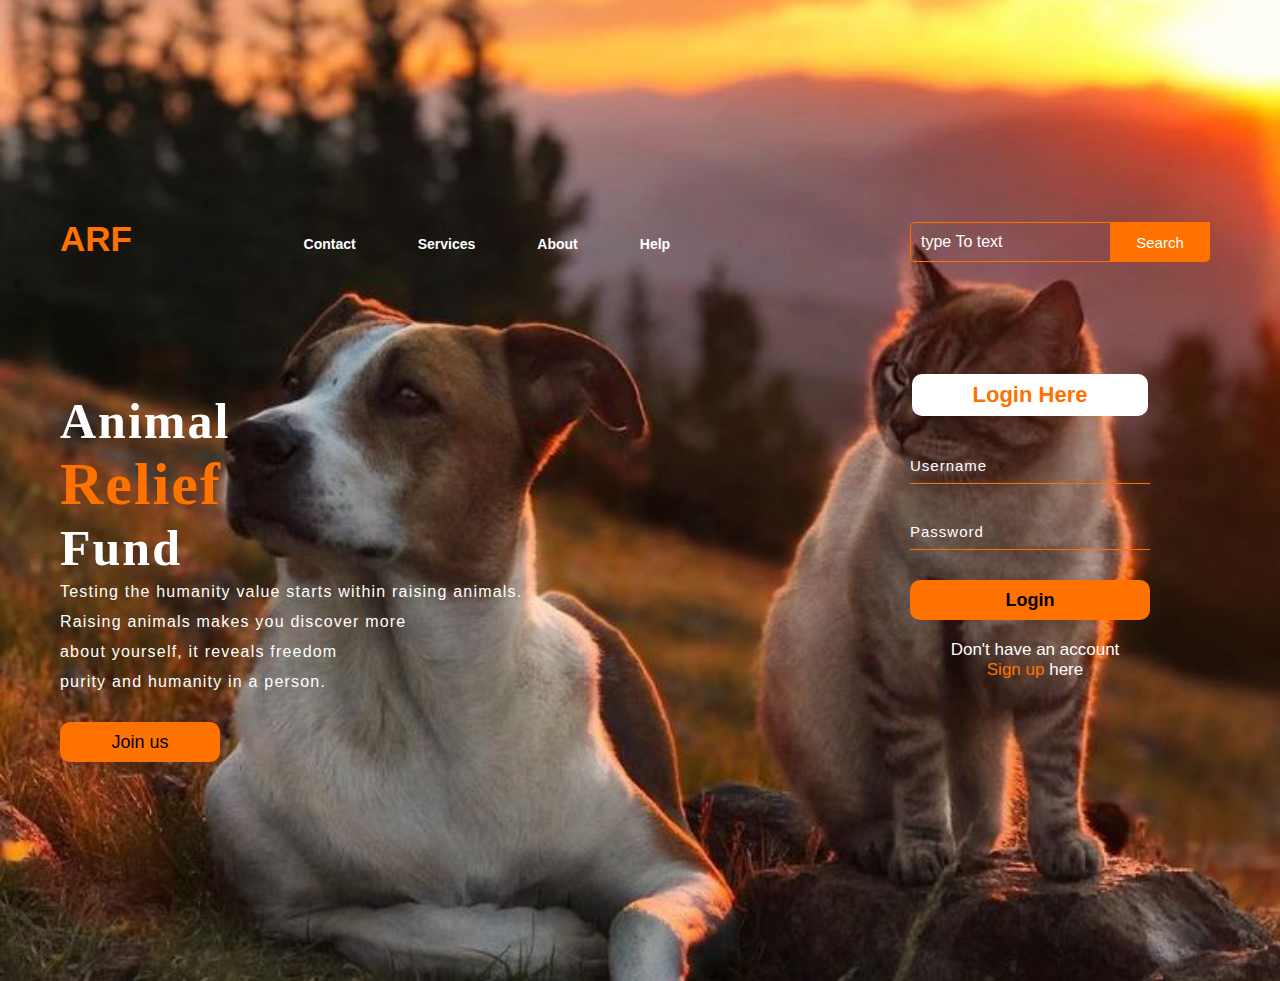
<file: index.html>
<!DOCTYPE html>
<html lang="en">
<head>
    <meta charset="UTF-8">
    <meta http-equiv="X-UA-Compatible" content="IE=edge">
    <meta name="viewport" content="width=device-width, initial-scale=1.0">
    <title>Animal Relief Fund</title>
    <!-- custom css file link -->
    <link rel="stylesheet" href="main.css">
</head>
<body>
  
<div class="main">
    
    <div class="navbar">
        <div class="icon">
            <h2 class="logo">ARF</h2>
        </div>
        <div class="menu">
            <ul>
                <li><a href="contact.html">Contact</a></li>
                <li><a href="#">Services</a></li>
                <li><a href="aboutUs.html">About</a></li>
                <li><a href="#">Help</a></li>
                
                
            </ul>
        </div>
        <div class="search">
            <input class="srch" type="search" name="" placeholder="type To text">
            <a href="#"><button class="btn">Search</button></a>
            
        </div>
        
    </div>
    <div class="content">
        <h1>Animal<br><span>Relief</span><br>Fund</h1>
        <p class="par">Testing the humanity value starts within raising animals.<br>Raising animals makes you discover more<br> about yourself, it reveals freedom<br> purity and humanity in a person.</p>
           
        <button class="cn"><a href="#">Join us</a></button>

        <div class="form"> 
            <form onsubmit="loginFunc()"></form>
            <h2>Login Here</h2>
            <input type="text" id="username" name="username" placeholder="Username">
            <input type="password" id="password" name="" placeholder="Password">
            <button class="btnn"><a href="">Login</a></button>

            <p class="link" id="link">Don't have an account<br>
            <a href="signup.html">Sign up </a> here</a></p>
            

        </div>
    </div>
</div>




<script src="main.js" ></script>

</body>
</html>
</file>
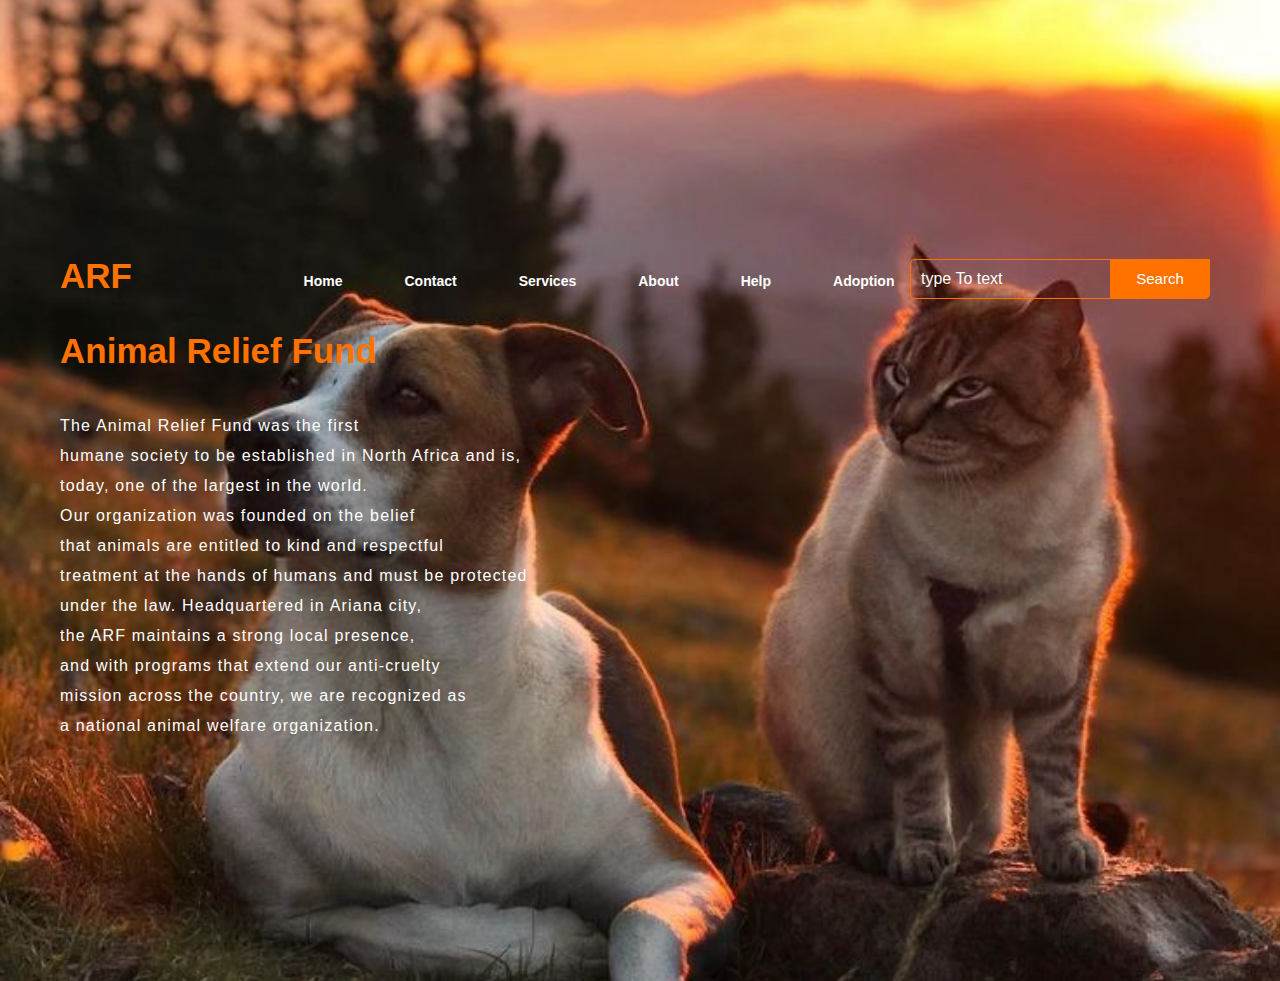
<file: aboutUs.html>
<!DOCTYPE html>
<html lang="en">

<head>
    <meta charset="UTF-8">
    <meta http-equiv="X-UA-Compatible" content="IE=edge">
    <meta name="viewport" content="width=device-width, initial-scale=1.0">
    <title>Document</title>
    <!-- custom css file link -->
    <link rel="stylesheet" href="main.css">
</head>

<body>
    <div class="main">
        <div class="navbar">
            <div class="icon">
                <h2 class="logo">ARF</h2>
            </div>
            <div class="menu">
                <ul>
                    <li><a href="index.html">Home</a></li>
                    <li><a href="contact.html">Contact</a></li>
                    <li><a href="#">Services</a></li>
                    <li><a href="aboutUs.html">About</a></li>
                    <li><a href="#">Help</a></li>
                    <li><a href="Adoption.html">Adoption</a></li>

                </ul>
            </div>
            <div class="search">
                <input class="srch" type="search" name="" placeholder="type To text">
                <a href="#"><button class="btn">Search</button></a>
            </div>
            

        </div>
        <div class="content">
            <h2 class="logo">Animal Relief Fund</h2><br><br><br><br><br>
            <p class="par1">The Animal Relief Fund was the first <br>humane society to be established in North Africa and is,<br> today, one of the largest in the world.<br>
                Our organization was founded on the belief<br> that animals are entitled to kind and respectful <br>treatment at the hands of humans and must be protected <br>under the law. Headquartered in Ariana city,<br> the ARF maintains a strong local presence, <br>and with programs that extend our anti-cruelty <br>mission across the country, we are recognized as<br> a national animal welfare organization. 
        </div>

    </div>
    <script src="main.js" ></script>

</body>

</html>
</file>
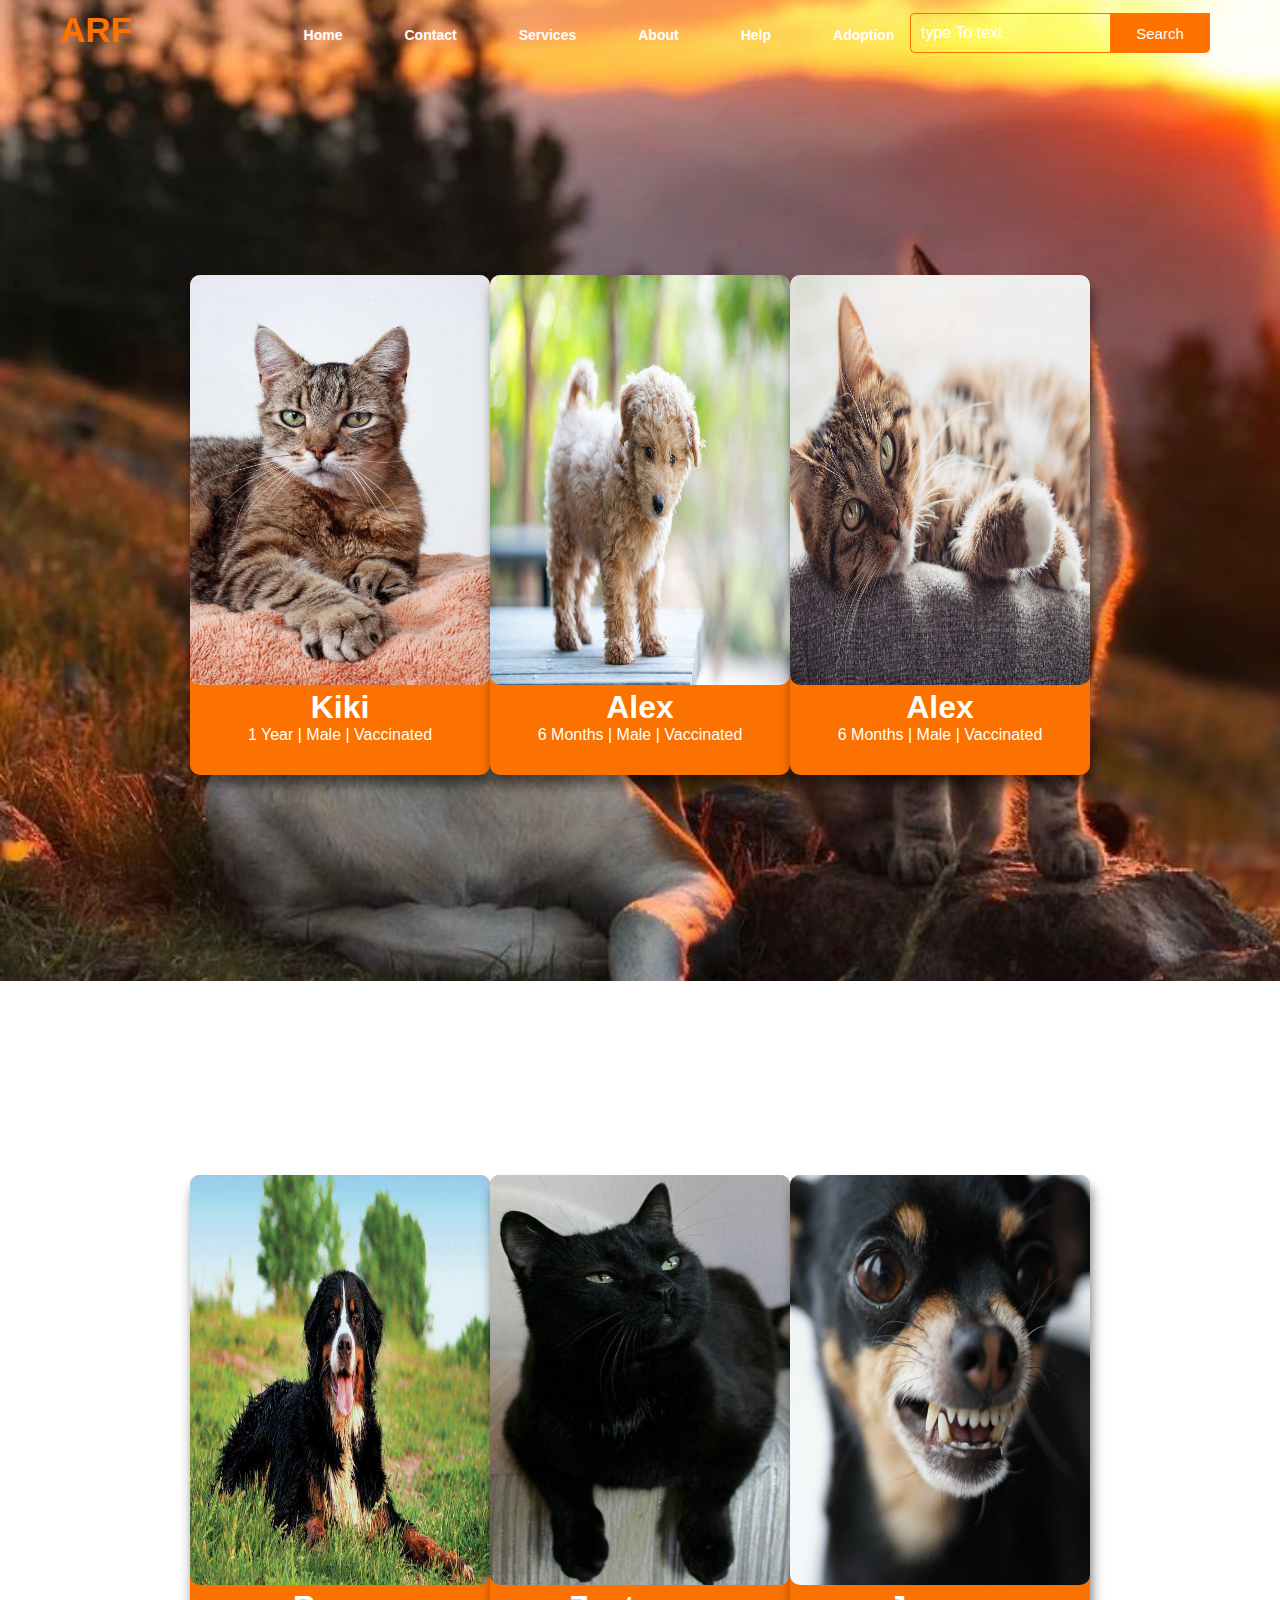
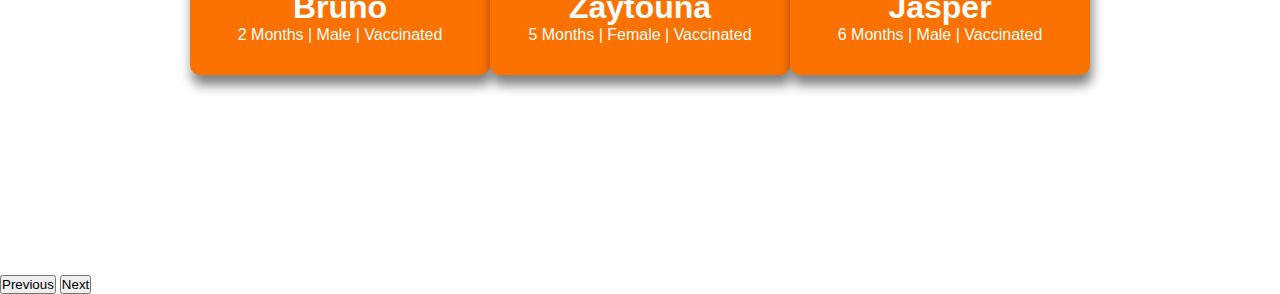
<file: Adoption.html>
<!DOCTYPE html>
<html lang="en">

<head>
    <meta charset="UTF-8">
    <meta http-equiv="X-UA-Compatible" content="IE=edge">
    <meta name="viewport" content="width=device-width, initial-scale=1.0">
    <title>Document</title>
    <!-- custom css file link -->
    <link rel="stylesheet" href="main.css">
    <script src="https://ajax.googleapis.com/ajax/libs/jquery/3.6.0/jquery.min.js"></script>
    <link href="https://cdn.jsdelivr.net/npm/bootstrap@5.0.2/dist/css/bootstrap.min.css" rel="stylesheet" integrity="sha384-EVSTQN3/azprG1Anm3QDgpJLIm9Nao0Yz1ztcQTwFspd3yD65VohhpuuCOmLASjC" crossorigin="anonymous">
</head>

<body>
    <div class="main">
        <div class="navbar">
            <div class="icon">
                <h2 class="logo">ARF</h2>
            </div>
            <div class="menu">
                <ul>
                    <li><a href="index.html">Home</a></li>
                    <li><a href="contact.html">Contact</a></li>
                    <li><a href="#">Services</a></li>
                    <li><a href="aboutUs.html">About</a></li>
                    <li><a href="#">Help</a></li>
                    <li><a href="Adoption.html">Adoption</a></li>

                </ul>
            </div>
            <div class="search">
                <input class="srch" type="search" name="" placeholder="type To text">
                <a href="#"><button class="btn-search">Search</button></a>
            </div>
            
        </div>

        <div id="carouselExampleInterval" class="carousel slide" data-bs-ride="carousel">
            <div class="carousel-inner">
              <div class="carousel-item active" data-bs-interval="4000">
                <div class="content1">
                    <div class="carte mx-3">
                        <img src="photo1.jpg" class="animal">
                        <div class="details">
                            <h1><strong>Kiki</strong></h1>
                            <p>1 Year | Male | Vaccinated</p>
                        </div>
                    </div>
                    <div class="carte mx-3">
                        <img src="dog1.jpg" class="animal">
                        <div class="details">
                            <h1><strong>Alex</strong></h1>
                            <p>6 Months | Male | Vaccinated</p>
                        </div>
                    </div>
                    <div class="carte mx-3">
                        <img src="photo2.jpg" class="animal">
                        <div class="details">
                            <h1><strong>Alex</strong></h1>
                            <p>6 Months | Male | Vaccinated</p>
                        </div>
                    </div>
                </div>
              </div>
              <div class="carousel-item" data-bs-interval="4000">
                <div class="content1">
                    <div class="carte mx-3">
                        <img src="dog2.jpg" class="animal">
                        <div class="details">
                            <h1><strong>Bruno</strong></h1>
                            <p>2 Months | Male | Vaccinated</p>
                        </div>
                    </div>
                    <div class="carte mx-3">
                        <img src="photo4.jpg" class="animal">
                        <div class="details">
                            <h1><strong>Zaytouna</strong></h1>
                            <p>5 Months | Female | Vaccinated</p>
                        </div>
                    </div>
                    <div class="carte mx-3">
                        <img src="dog3.jpg" class="animal">
                        <div class="details">
                            <h1><strong>Jasper</strong></h1>
                            <p>6 Months | Male | Vaccinated</p>
                        </div>
                    </div>
                </div>
              </div>
            </div>
            <button class="carousel-control-prev" type="button" data-bs-target="#carouselExampleInterval" data-bs-slide="prev">
              <span class="carousel-control-prev-icon" aria-hidden="true"></span>
              <span class="visually-hidden">Previous</span>
            </button>
            <button class="carousel-control-next" type="button" data-bs-target="#carouselExampleInterval" data-bs-slide="next">
              <span class="carousel-control-next-icon" aria-hidden="true"></span>
              <span class="visually-hidden">Next</span>
            </button>
          </div>        
    </div>
    <script src="main.js" ></script>
    <!-- Optional JavaScript; choose one of the two! -->
    <!-- Option 1: Bootstrap Bundle with Popper -->
    <script src="https://cdn.jsdelivr.net/npm/bootstrap@5.0.2/dist/js/bootstrap.bundle.min.js" integrity="sha384-MrcW6ZMFYlzcLA8Nl+NtUVF0sA7MsXsP1UyJoMp4YLEuNSfAP+JcXn/tWtIaxVXM" crossorigin="anonymous"></script>

</body>

</html>
</file>
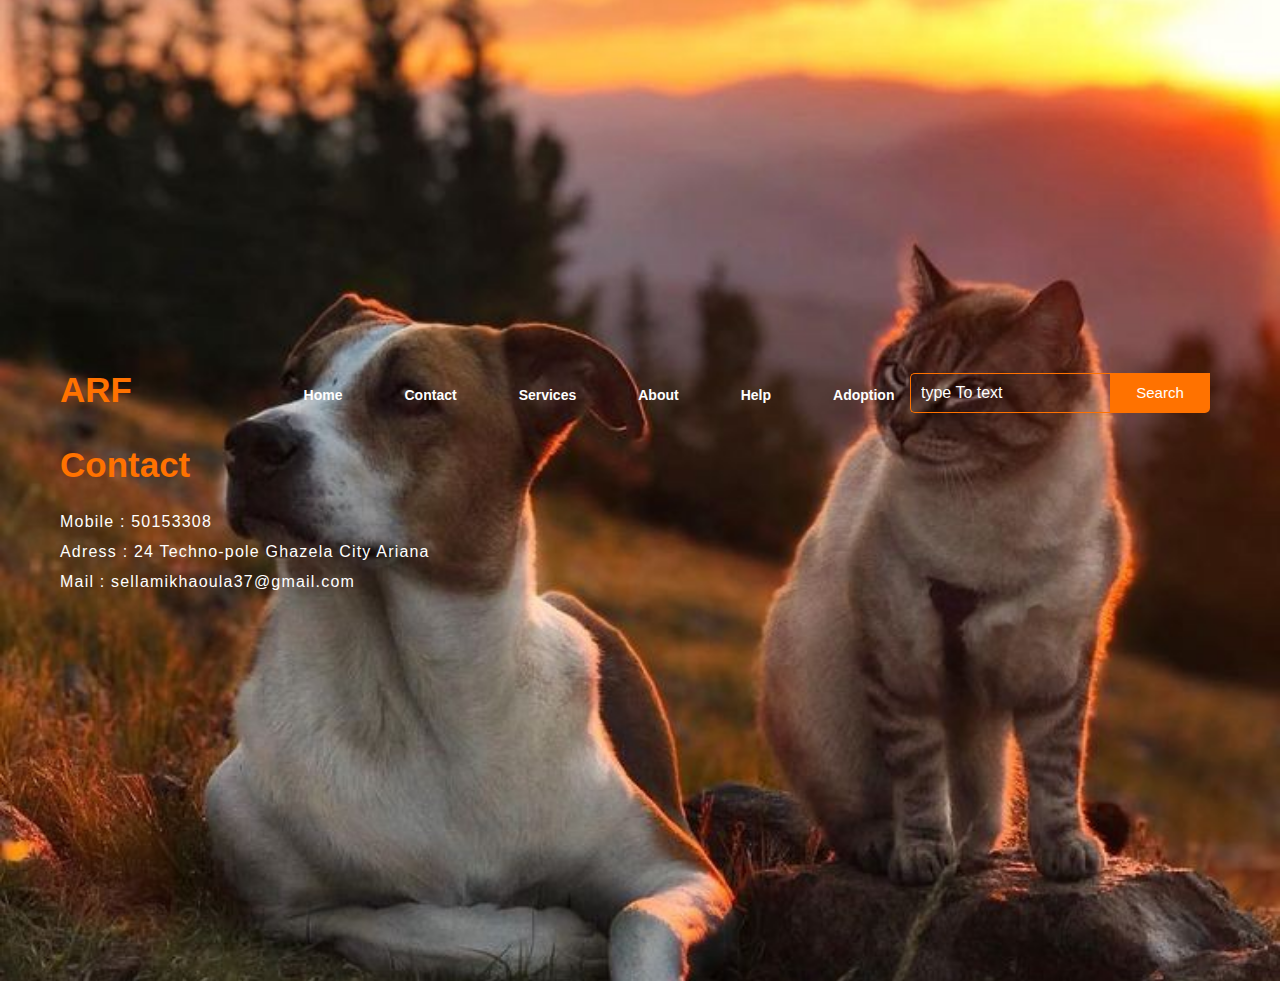
<file: contact.html>
<!DOCTYPE html>
<html lang="en">

<head>
    <meta charset="UTF-8">
    <meta http-equiv="X-UA-Compatible" content="IE=edge">
    <meta name="viewport" content="width=device-width, initial-scale=1.0">
    <title>Document</title>
    <!-- custom css file link -->
    <link rel="stylesheet" href="main.css">
</head>

<body>
    <div class="main">
        <div class="navbar">
            <div class="icon">
                <h2 class="logo">ARF</h2>
            </div>
            <div class="menu">
                <ul>
                    <li><a href="index.html">Home</a></li>
                    <li><a href="#">Contact</a></li>
                    <li><a href="#">Services</a></li>
                    <li><a href="aboutUs.html">About</a></li>
                    <li><a href="#">Help</a></li>
                    <li><a href="Adoption.html">Adoption</a></li>

                </ul>
            </div>
            <div class="search">
                <input class="srch" type="search" name="" placeholder="type To text">
                <a href="#"><button class="btn">Search</button></a>
            </div>
            

        </div>
        <div class="content">
            <h2 class="logo">Contact</h2> <br><br><br><br>
            <p class="par">Mobile : 50153308<br>
            Adress : 24 Techno-pole Ghazela City Ariana<br>
            Mail : sellamikhaoula37@gmail.com</p>
        
            
        </div>

    </div>
    <script src="main.js" ></script>

</body>

</html>
</file>
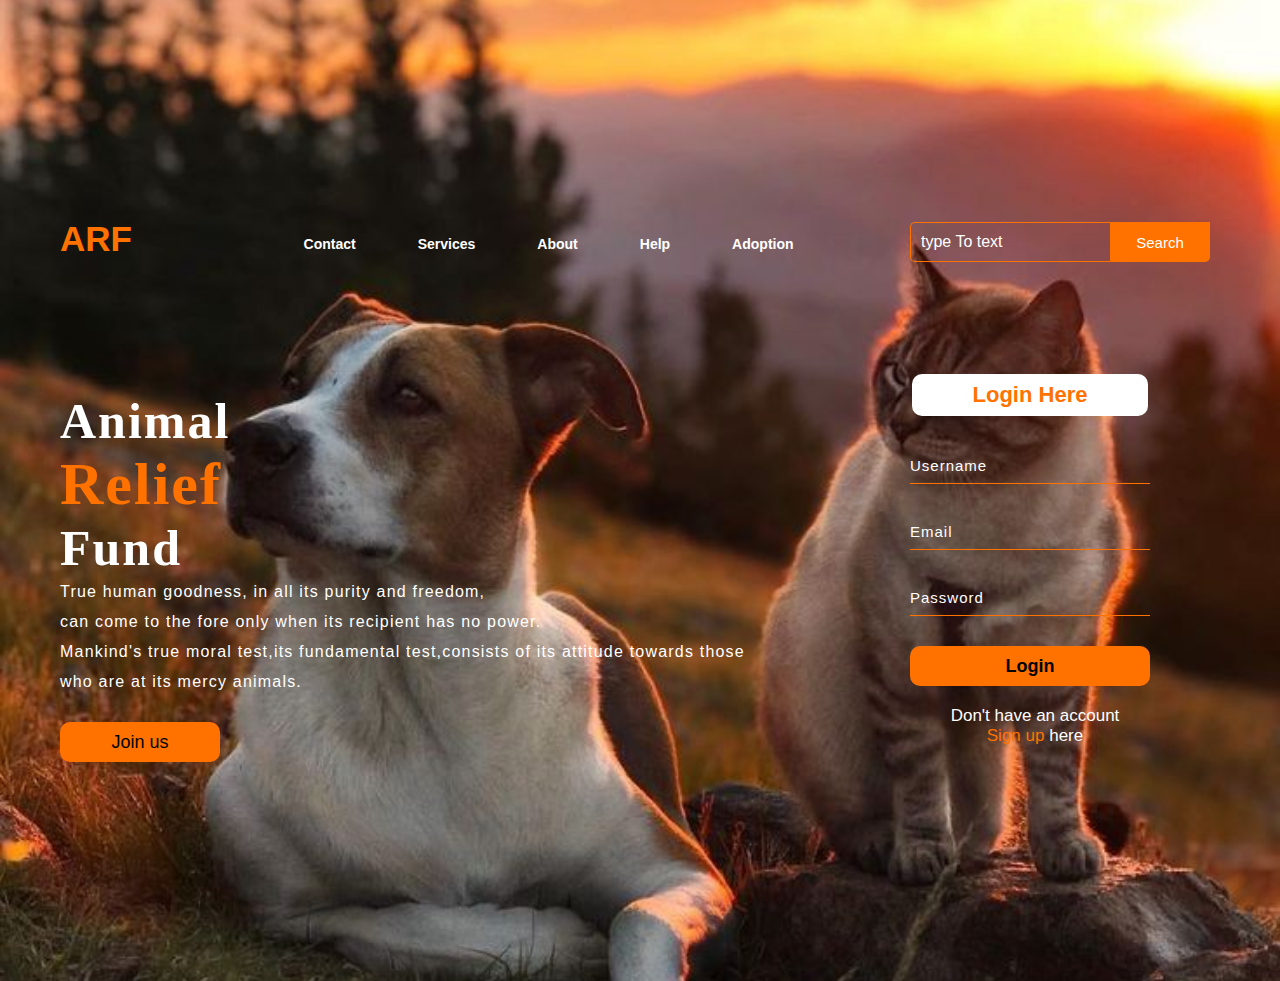
<file: login.html>
<!DOCTYPE html>
<html lang="en">
<head>
    <meta charset="UTF-8">
    <meta http-equiv="X-UA-Compatible" content="IE=edge">
    <meta name="viewport" content="width=device-width, initial-scale=1.0">
    <title>Animal Relief Fund</title>
    <!-- custom css file link -->
    <link rel="stylesheet" href="main.css">
</head>
<body>

<div class="main">
    <div class="navbar">
        <div class="icon">
            <h2 class="logo">ARF</h2>
        </div>
        <div class="menu">
            <ul>
                <li><a href="#">Contact</a></li>
                <li><a href="#">Services</a></li>
                <li><a href="#">About</a></li>
                <li><a href="#">Help</a></li>
                <li><a href="Adoption.html">Adoption</a></li>

            </ul>
        </div>
        <div class="search">
            <input class="srch" type="search" name="" placeholder="type To text">
            <a href="#"><button class="btn">Search</button></a>
        </div>

    </div>
    <div class="content">
        <h1>Animal<br><span>Relief</span><br>Fund</h1>
        <p class="par">True human goodness, in all its purity and freedom,<br>can come to the fore only when its recipient has no power.<br>Mankind's true moral test,its fundamental test,consists of its attitude towards those <br>who are at its mercy animals.</p>
        <button class="cn"><a href="#">Join us</a></button>

        <div class="form">
            <h2>Login Here</h2>
            <input type="text" id="username" name="username" placeholder="Username">
            <input type="email" id="email" name="email" placeholder="Email">
            <input type="password" id="password" name="" placeholder="Password">
            <button class="btnn"><a href="#">Login</a></button>

            <p class="link">Don't have an account<br>
            <a href="#">Sign up </a> here</a></p>
            

        </div>
    </div>
</div>




<script src="main.js" ></script>

</body>
</html>
</file>
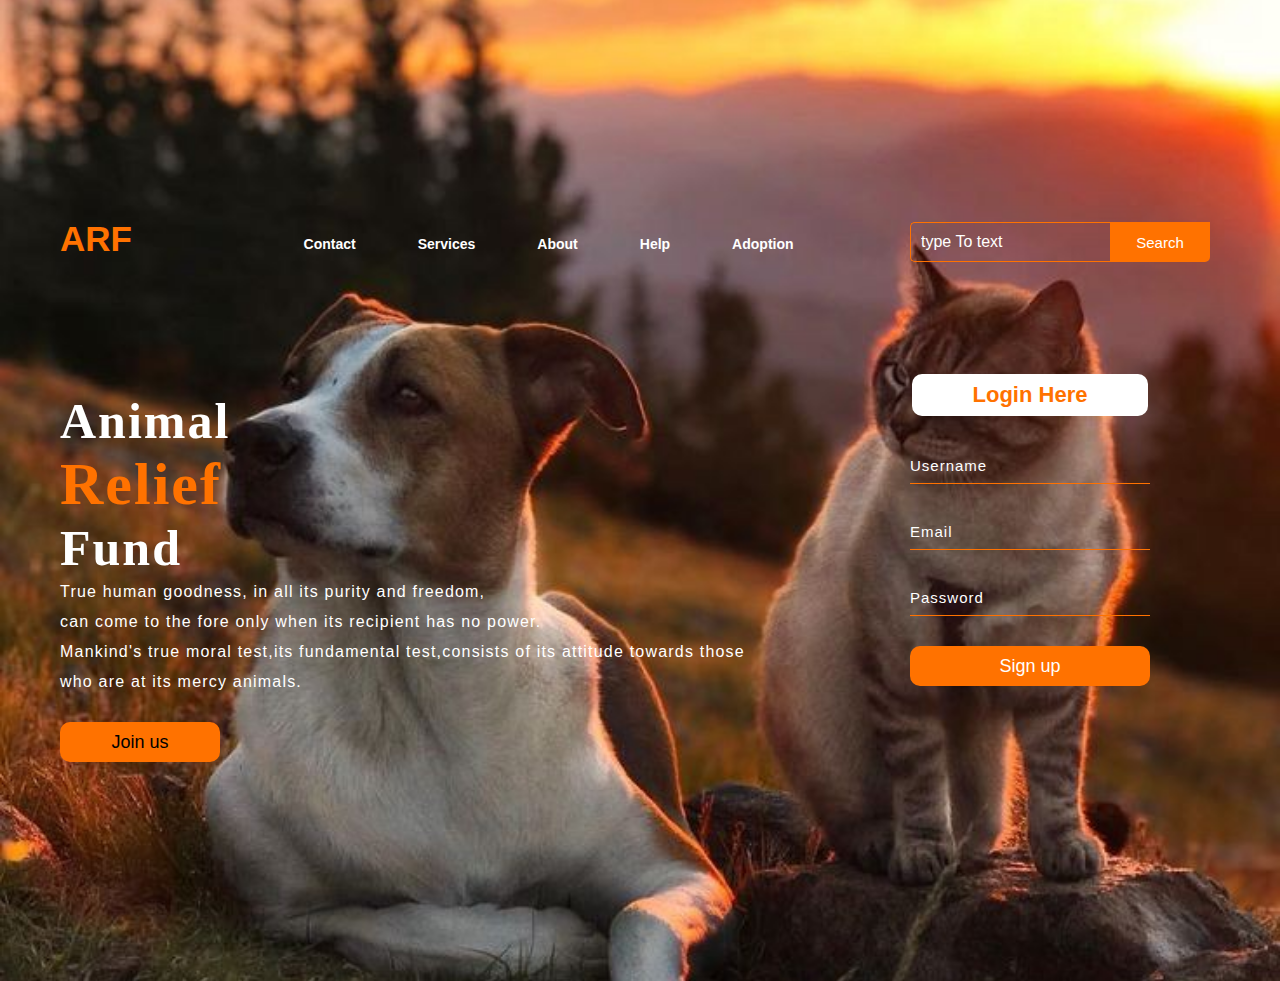
<file: signup.html>
<!DOCTYPE html>
<html lang="en">

<head>
    <meta charset="UTF-8">
    <meta http-equiv="X-UA-Compatible" content="IE=edge">
    <meta name="viewport" content="width=device-width, initial-scale=1.0">
    <title>Animal Relief Fund</title>
    <!-- custom css file link -->
    <link rel="stylesheet" href="main.css">
</head>

<body>

    <div class="main">
        <div class="navbar">
            <div class="icon">
                <h2 class="logo">ARF</h2>
            </div>
            <div class="menu">
                <ul>
                    <li><a href="#">Contact</a></li>
                    <li><a href="#">Services</a></li>
                    <li><a href="#">About</a></li>
                    <li><a href="#">Help</a></li>
                    <li><a href="Adoption.html">Adoption</a></li>

                </ul>
            </div>
            <div class="search">
                <input class="srch" type="search" name="" placeholder="type To text">
                <a href="#"><button class="btn">Search</button></a>
            </div>

        </div>
        <div class="content">
            <h1>Animal<br><span>Relief</span><br>Fund</h1>
            <p class="par">True human goodness, in all its purity and freedom,<br>can come to the fore only when its
                recipient has no power.<br>Mankind's true moral test,its fundamental test,consists of its attitude
                towards those <br>who are at its mercy animals.</p>
            <button class="cn"><a href="#">Join us</a></button>

            <div class="form">
                <form onsubmit="signup()">
                    <h2>Login Here</h2>
                    <input type="text" id="username" name="username" placeholder="Username">
                    <input type="email" id="email" name="email" placeholder="Email">
                    <input type="password" id="password" name="" placeholder="Password">
                    <button type="submit" class="btnn">Sign up</a></button>
                </form>


            </div>
        </div>
    </div>




<script src="main.js" ></script>
</body>

</html>
</file>
<file: main.css>
* {
   margin: 0;
   padding: 0;
}

.main {
  
   width: 100%;
   background: linear-gradient(to top, rgba(0, 0, 0, 0)50%, rgba(0, 0, 0, 0)50%), url(pic1.jpg);
   background-position: center;
   background-size: cover;
   height: 109vh;
   align-content: center;  


}

.navbar {
   width: 1200px;
   height: 75px;
   margin: auto;

}

.icon {
   width: 200px;
   float: left;
   height: 75px;

}

.logo {
   color: #ff7200;
   font-size: 35px;
   font-family: Arial;
   float: left;
   padding-left: 20px;
   padding-top: 10px;
}

.menu {
   width: 400px;
   float: left;
   height: 70px;
}

ul {
   float: left;
   display: flex;
   justify-content: center;
   align-items: center;

}

ul li {
   list-style: none;
   margin-left: 62px;
   margin-top: 27px;
   font-size: 14px;
 
}

ul li a {
   text-decoration: none;
   color: #fff;
   font-family: Arial;
   font-weight: bold;
   transition: 0.4s ease-in-out;
}

ul li a:hover {
   color: #ff7200;
}

.search {
   width: 330px;
   float: left;
   margin-left: 270px;
}

.srch {
   font-family: 'Times New Roman';
   width: 200px;
   height: 40px;
   background: transparent;
   border: 1px solid #ff7200;
   margin-top: 13px;
   color: #fff;
   border-right: none;
   font-size: 16px;
   float: left;
   padding: 10px;
   border-bottom-left-radius: 5px;
   border-top-left-radius: 5px;
}

.btn {
   width: 100px;
   height: 40px;
   background: #ff7200;
   border: 2px solid #ff7200;
   margin-top: 13px;
   color: #fff;
   font-size: 15px;
   border-bottom-right-radius: 5px;
   border-bottom-right-radius: 5px;
}

.btn:focus {
   outline: none;

}

.srch:focus {
   outline: none;
}

.btn-search {
   width: 100px;
   height: 40px;
   background: #ff7200;
   border: 2px solid #ff7200!important;
   margin-top: 13px;
   color: #fff;
   font-size: 15px;
   border-bottom-right-radius: 5px!important;
   border-bottom-right-radius: 5px!important;
}

.btn-search:focus {
   outline: none;

}

.content {
   width: 1200px;
   height: auto;
   margin: auto;
   color: #fff;
   position: relative;

}

.content .par {
  
   
   padding-left: 20px;
   padding-bottom: 25px;
   font-family: Arial;
   letter-spacing: 1.2px;
   line-height: 30px;
   align-content: center; 

}

.content h1 {
   font-family: 'Times New Roman';
   font-size: 50px;
   padding-left: 20px;
   margin-top: 9%;
   letter-spacing: 2px;
}

.content .cn {
   width: 160px;
   height: 40px;
   background: #ff7200;
   border: none;
   margin-bottom: 10px;
   margin-left: 20px;
   font-size: 18px;
   border-radius: 10px;
   cursor: pointer;
   transition: .4s ease;
}

.content .cn a {
   text-decoration: none;
   color: black;
   transition: .3s ease;
}

.cn:hover {
   background-color: #fff;
}

.content span {
   color: #ff7200;
   font-size: 60px;
}

.form {
   width: 250px;
   height: 380px;
   background: linear-gradient(to top, rgba(0, 0, 0, 0)50%, rgba(0, 0, 0, 0)50%);
   position: absolute;
   top: -20px;
   left: 870px;

}

.form h2 {
   width: 220px;
   font-family: sans-serif;
   text-align: center;
   color: #ff7200;
   font-size: 22px;
   background-color: #fff;
   border-radius: 10px;
   margin: 2px;
   padding: 8px;
}

.form input {
   width: 240px;
   height: 35px;
   background: transparent;
   border-bottom: 1px solid #ff7200;
   border-top: none;
   border-right: none;
   border-left: none;
   color: #fff;
   font-size: 15px;
   letter-spacing: 1px;
   margin-top: 30px;
   font-family: sans-serif;
}

.form input:focus {
   outline: none;
}

::placeholder {
   color: #fff;
   font-family: Arial;
}

.btnn {
   width: 240px;
   height: 40px;
   background: #ff7200;
   border: none;
   margin-top: 30px;
   font-size: 18px;
   border-radius: 10px;
   cursor: pointer;
   color: #fff;
   transition: 0.4s ease-in-out;

}

.btnn:hover {
   background: #fff;
   color: #ff7200;
}

.btnn a {
   text-decoration: none;
   color: black;
   font-weight: bold;
}

.form .link {
   font-family: Arial, Helvetica, sans-serif;
   font-size: 17px;
   padding-top: 20px;
   text-align: center;
}

.form .link a {
   text-decoration: none;
   color: #ff7200;
}




.content1 {
   width: 100%;
   height: 100vh;
   display: flex;
   justify-content: center;
   align-items: center;
}

.carte {
   width: 300px;
   height: 500px;
   background-color: #fc7200;
   border-radius: 10px;

   box-shadow: 2px 10px 12px rgba(0, 0, 0, 0.5);

}

.animal {
   border-radius: 10px;
   width: 300px;
   height: 410px;


}

.details {
   color: white;
   font-family: Arial;
   text-align: center;
}

.par1{
   width: 500px;
   height: 300px;
   padding-left: 20px;
   padding-bottom: 25px;
   font-family: Arial;
   letter-spacing: 1.2px;
   line-height: 30px;
   align-content: center; 
}

ol, ul {
   padding-left: 0.1rem!important;
}
</file>
